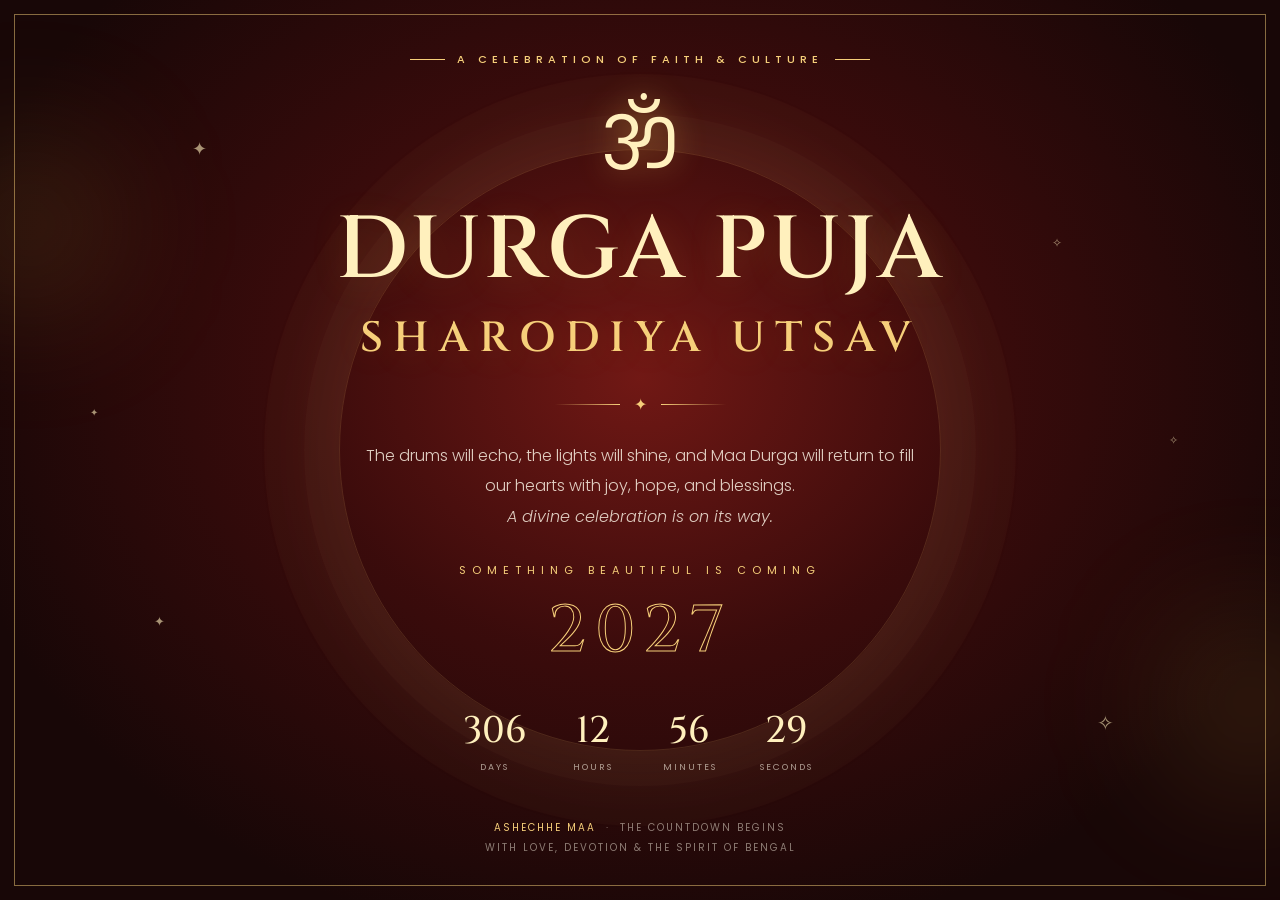
<file: pandels.html>
<!DOCTYPE html>
<html lang="en">
<head>
  <meta charset="UTF-8">
  <meta name="viewport" content="width=device-width, initial-scale=1.0">
  <meta name="theme-color" content="#180707">

  <title>Durga Puja 2027 | Coming Soon</title>

  <link rel="preconnect" href="https://fonts.googleapis.com">
  <link rel="preconnect" href="https://fonts.gstatic.com" crossorigin>
  <link href="https://fonts.googleapis.com/css2?family=Cinzel:wght@400;500;600;700&family=Poppins:wght@300;400;500;600&display=swap" rel="stylesheet">

  <style>
    :root {
      --gold: #f6cf7a;
      --gold-light: #fff0bd;
      --red: #9e1720;
      --dark: #180707;
      --cream: #fff8e9;
    }

    * {
      margin: 0;
      padding: 0;
      box-sizing: border-box;
    }

    html {
      scroll-behavior: smooth;
    }

    body {
      min-height: 100vh;
      color: var(--cream);
      background: var(--dark);
      font-family: "Poppins", sans-serif;
      overflow-x: hidden;
    }

    /* Background */

    .hero {
      position: relative;
      isolation: isolate;
      display: flex;
      flex-direction: column;
      align-items: center;
      justify-content: center;
      min-height: 100svh;
      padding: 40px 20px;
      text-align: center;
      overflow: hidden;
      background:
        radial-gradient(ellipse at 50% 42%,
          rgba(147, 31, 26, 0.72) 0%,
          rgba(64, 12, 12, 0.85) 38%,
          #180707 78%);
    }

    .hero::before {
      content: "";
      position: absolute;
      inset: 14px;
      border: 1px solid rgba(246, 207, 122, 0.5);
      pointer-events: none;
      z-index: -1;
    }

    .hero::after {
      content: "";
      position: absolute;
      width: min(600px, 90vw);
      aspect-ratio: 1;
      border: 1px solid rgba(246, 207, 122, 0.15);
      border-radius: 50%;
      box-shadow:
        0 0 0 35px rgba(246, 207, 122, 0.025),
        0 0 0 75px rgba(246, 207, 122, 0.025),
        0 0 100px rgba(246, 207, 122, 0.08);
      z-index: -1;
      animation: breathe 6s ease-in-out infinite;
    }

    .glow {
      position: absolute;
      width: 180px;
      height: 180px;
      border-radius: 50%;
      background: rgba(255, 179, 64, 0.12);
      filter: blur(65px);
      pointer-events: none;
    }

    .glow-left {
      top: 15%;
      left: -60px;
    }

    .glow-right {
      right: -60px;
      bottom: 12%;
    }

    /* Decorative stars */

    .stars {
      position: absolute;
      inset: 0;
      pointer-events: none;
      overflow: hidden;
    }

    .star {
      position: absolute;
      color: var(--gold-light);
      opacity: 0.6;
      animation: twinkle 3s ease-in-out infinite alternate;
    }

    .star:nth-child(1) { top: 15%; left: 15%; font-size: 18px; }
    .star:nth-child(2) { top: 26%; right: 17%; font-size: 12px; animation-delay: 1s; }
    .star:nth-child(3) { top: 68%; left: 12%; font-size: 13px; animation-delay: 1.5s; }
    .star:nth-child(4) { bottom: 18%; right: 13%; font-size: 20px; animation-delay: .5s; }
    .star:nth-child(5) { top: 45%; left: 7%; font-size: 10px; animation-delay: 2s; }
    .star:nth-child(6) { top: 48%; right: 8%; font-size: 11px; animation-delay: .8s; }

    /* Content */

    .content {
      width: 100%;
      max-width: 850px;
      animation: rise 1.1s ease both;
    }

    .eyebrow {
      display: inline-flex;
      align-items: center;
      gap: 12px;
      color: var(--gold);
      font-size: 11px;
      font-weight: 500;
      letter-spacing: 5px;
      text-transform: uppercase;
      margin-bottom: 27px;
    }

    .eyebrow::before,
    .eyebrow::after {
      content: "";
      width: 35px;
      height: 1px;
      background: var(--gold);
    }

    .symbol {
      font-size: clamp(52px, 9vw, 78px);
      line-height: 1.25;
      margin-bottom: 10px;
      color: var(--gold-light);
      text-shadow: 0 0 30px rgba(255, 192, 80, 0.45);
    }

    h1 {
      font-family: "Cinzel", serif;
      font-weight: 600;
      font-size: clamp(43px, 9vw, 88px);
      line-height: 1.12;
      letter-spacing: 3px;
      color: var(--gold-light);
      text-shadow: 0 5px 35px rgba(255, 184, 62, 0.15);
    }

    h1 span {
      display: block;
      color: var(--gold);
      font-size: 0.48em;
      letter-spacing: 10px;
      margin-top: 14px;
    }

    .divider {
      display: flex;
      align-items: center;
      justify-content: center;
      gap: 14px;
      margin: 30px auto 24px;
    }

    .divider::before,
    .divider::after {
      content: "";
      width: 65px;
      height: 1px;
      background: linear-gradient(90deg, transparent, var(--gold));
    }

    .divider::after {
      transform: rotate(180deg);
    }

    .divider span {
      color: var(--gold);
      font-size: 16px;
    }

    .subtitle {
      font-size: clamp(13px, 2.4vw, 16px);
      line-height: 1.9;
      font-weight: 300;
      color: rgba(255, 248, 233, 0.82);
      max-width: 560px;
      margin: 0 auto;
    }

    .coming {
      margin-top: 30px;
      font-size: 11px;
      letter-spacing: 6px;
      color: var(--gold);
      text-transform: uppercase;
    }

    .year {
      font-family: "Cinzel", serif;
      font-size: clamp(42px, 8vw, 66px);
      letter-spacing: 9px;
      font-weight: 500;
      margin-top: 8px;
      color: transparent;
      -webkit-text-stroke: 1px var(--gold);
    }

    /* Countdown */

    .countdown {
      display: flex;
      justify-content: center;
      gap: clamp(12px, 4vw, 35px);
      margin: 30px auto 0;
    }

    .time-box {
      min-width: 62px;
    }

    .time-box strong {
      display: block;
      color: var(--gold-light);
      font-family: "Cinzel", serif;
      font-size: clamp(25px, 5vw, 37px);
      font-weight: 500;
    }

    .time-box span {
      display: block;
      color: rgba(255, 248, 233, 0.6);
      font-size: 9px;
      letter-spacing: 2px;
      margin-top: 5px;
    }

    .footer {
      margin-top: 44px;
      font-size: 10px;
      letter-spacing: 2px;
      line-height: 2;
      color: rgba(255, 248, 233, 0.48);
    }

    .footer b {
      color: var(--gold);
      font-weight: 400;
    }

    @keyframes twinkle {
      from { opacity: 0.25; transform: scale(0.8); }
      to { opacity: 0.9; transform: scale(1.2); }
    }

    @keyframes breathe {
      0%, 100% { transform: scale(1); opacity: 0.6; }
      50% { transform: scale(1.04); opacity: 1; }
    }

    @keyframes rise {
      from { opacity: 0; transform: translateY(25px); }
      to { opacity: 1; transform: translateY(0); }
    }

    @media (max-width: 480px) {
      .hero {
        padding: 35px 22px;
      }

      .hero::before {
        inset: 9px;
      }

      .eyebrow {
        font-size: 9px;
        letter-spacing: 3px;
        gap: 8px;
      }

      .eyebrow::before,
      .eyebrow::after {
        width: 20px;
      }

      h1 {
        letter-spacing: 1px;
      }

      h1 span {
        letter-spacing: 6px;
      }

      .coming {
        letter-spacing: 4px;
      }

      .year {
        letter-spacing: 6px;
      }

      .countdown {
        gap: 10px;
      }

      .time-box {
        min-width: 54px;
      }

      .time-box span {
        font-size: 8px;
        letter-spacing: 1px;
      }

      .footer {
        margin-top: 35px;
        font-size: 9px;
      }
    }

    @media (prefers-reduced-motion: reduce) {
      *, *::before, *::after {
        animation: none !important;
        scroll-behavior: auto !important;
      }
    }
  </style>
</head>

<body>
  <main class="hero">
    <div class="glow glow-left"></div>
    <div class="glow glow-right"></div>

    <div class="stars" aria-hidden="true">
      <span class="star">✦</span>
      <span class="star">✧</span>
      <span class="star">✦</span>
      <span class="star">✧</span>
      <span class="star">✦</span>
      <span class="star">✧</span>
    </div>

    <section class="content">
      <div class="eyebrow">A Celebration of Faith &amp; Culture</div>

      <div class="symbol" aria-hidden="true">ॐ</div>

      <h1>
        DURGA PUJA
        <span>SHARODIYA UTSAV</span>
      </h1>

      <div class="divider"><span>✦</span></div>

      <p class="subtitle">
        The drums will echo, the lights will shine, and Maa Durga
        will return to fill our hearts with joy, hope, and blessings.
        <br>
        <em>A divine celebration is on its way.</em>
      </p>

      <p class="coming">Something Beautiful Is Coming</p>
      <div class="year">2027</div>

      <div class="countdown" aria-label="Countdown to Durga Puja">
        <div class="time-box">
          <strong id="days">000</strong>
          <span>DAYS</span>
        </div>
        <div class="time-box">
          <strong id="hours">00</strong>
          <span>HOURS</span>
        </div>
        <div class="time-box">
          <strong id="minutes">00</strong>
          <span>MINUTES</span>
        </div>
        <div class="time-box">
          <strong id="seconds">00</strong>
          <span>SECONDS</span>
        </div>
      </div>

      <footer class="footer">
        <b>ASHECHHE MAA</b> &nbsp;·&nbsp; THE COUNTDOWN BEGINS
        <br>
        WITH LOVE, DEVOTION &amp; THE SPIRIT OF BENGAL
      </footer>
    </section>
  </main>

  <script>
    // Update this date to the main puja opening date in your location.
    // Format: YYYY-MM-DDTHH:MM:SS+05:30
    const pujaDate = new Date("2027-10-08T00:00:00+05:30").getTime();

    const elements = {
      days: document.getElementById("days"),
      hours: document.getElementById("hours"),
      minutes: document.getElementById("minutes"),
      seconds: document.getElementById("seconds")
    };

    function updateCountdown() {
      const remaining = pujaDate - Date.now();

      if (remaining <= 0) {
        Object.values(elements).forEach(el => el.textContent = "00");
        document.querySelector(".coming").textContent =
          "The Celebration Has Begun";
        return;
      }

      elements.days.textContent =
        String(Math.floor(remaining / 86400000)).padStart(3, "0");

      elements.hours.textContent =
        String(Math.floor((remaining % 86400000) / 3600000)).padStart(2, "0");

      elements.minutes.textContent =
        String(Math.floor((remaining % 3600000) / 60000)).padStart(2, "0");

      elements.seconds.textContent =
        String(Math.floor((remaining % 60000) / 1000)).padStart(2, "0");
    }

    updateCountdown();
    setInterval(updateCountdown, 1000);
  </script>
</body>
</html>
</file>
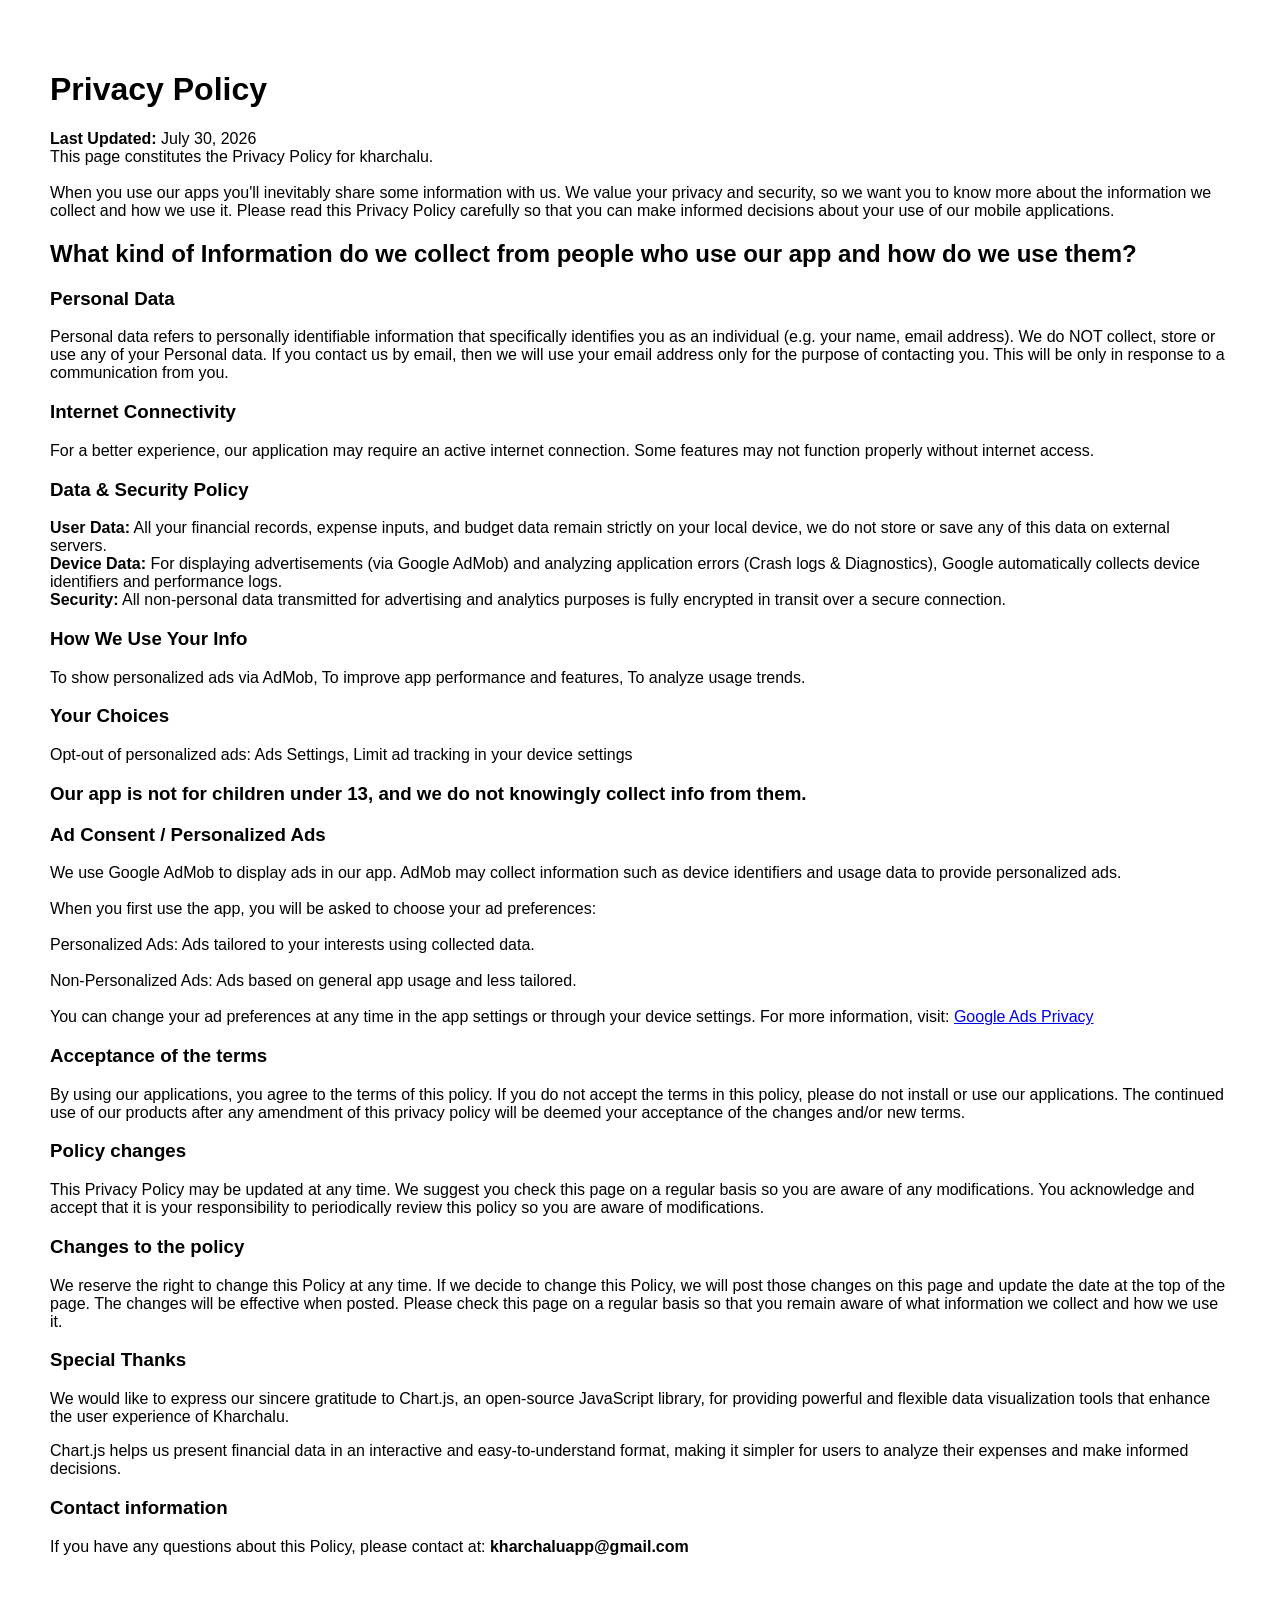
<file: privacy-policy.html>
<!DOCTYPE html>
<html lang="en">

<head>
  <meta charset="UTF-8" />
 <meta name="keywords"/>

  <title>Kharchalu - Privacy Policy</title>
  <link rel="stylesheet" href="index.css" />
  <link rel="icon" href="app-logo.png" type="image/png">
</head>

<body style="padding: 50px;">

<h1>Privacy Policy</h1>
<b>Last Updated:</b> July 30, 2026<br>

This page constitutes the Privacy Policy for kharchalu.<br><br>

When you use our apps you'll inevitably share some information with us. We value your privacy and security, so we want you to know more about the information we collect and how we use it. Please read this Privacy Policy carefully so that you can make informed decisions about your use of our mobile applications.


<h2> What kind of Information do we collect from people who use our app and how do we use them? </h2>
<h3> Personal Data </h3>
<p> Personal data refers to personally identifiable information that specifically identifies you as an individual (e.g. your name, email address). We do NOT collect, store or use any of your Personal data. If you contact us by email, then we will use your email address only for the purpose of contacting you. This will be only in response to a communication from you.
</p>

<h3>Internet Connectivity</h3>
<p>
For a better experience, our application may require an active internet connection.
Some features may not function properly without internet access.
</p>

<h3>Data & Security Policy</h3>
<b>User Data:</b> All your financial records, expense inputs, and budget data remain strictly on your local device, we do not store or save any of this data on external servers. <br>
<b>Device Data:</b> For displaying advertisements (via Google AdMob) and analyzing application errors (Crash logs & Diagnostics), Google automatically collects device identifiers and performance logs. <br>
<b>Security:</b> All non-personal data transmitted for advertising and analytics purposes is fully encrypted in transit over a secure connection. <br>

<h3>
  How We Use Your Info
</h3>
  To show personalized ads via AdMob, To improve app performance and features, To analyze usage trends.

  <h3>
    Your Choices</h3>
  Opt-out of personalized ads: Ads Settings, Limit ad tracking in your device settings

  <h3>
    Our app is not for children under 13, and we do not knowingly collect info from them.
  </h3>

  <h3>
    Ad Consent / Personalized Ads
  </h3>
  We use Google AdMob to display ads in our app. AdMob may collect information such as device identifiers and usage data to provide personalized ads.<br><br>
  When you first use the app, you will be asked to choose your ad preferences:<br><br>

Personalized Ads: Ads tailored to your interests using collected data.<br><br>

Non-Personalized Ads: Ads based on general app usage and less tailored.<br><br>

You can change your ad preferences at any time in the app settings or through your device settings. For more information, visit: <a href="https://policies.google.com/technologies/ads">Google Ads Privacy </a><br>
  
<h3>Acceptance of the terms</h3>
By using our applications, you agree to the terms of this policy. If you do not accept the terms in this policy, please do not install or use our applications. The continued use of our products after any amendment of this privacy policy will be deemed your acceptance of the changes and/or new terms.


<h3>Policy changes</h3>
This Privacy Policy may be updated at any time. We suggest you check this page on a regular basis so you are aware of any modifications. You acknowledge and accept that it is your responsibility to periodically review this policy so you are aware of modifications.


<h3>Changes to the policy</h3>
We reserve the right to change this Policy at any time. If we decide to change this Policy, we will post those changes on this page and update the date at the top of the page. The changes will be effective when posted. Please check this page on a regular basis so that you remain aware of what information we collect and how we use it.

<h3>Special Thanks</h3>
<p>
We would like to express our sincere gratitude to Chart.js, an open-source JavaScript library,
for providing powerful and flexible data visualization tools that enhance the user experience
of Kharchalu.
</p>

<p>
Chart.js helps us present financial data in an interactive and easy-to-understand format,
making it simpler for users to analyze their expenses and make informed decisions.
</p>

<h3>Contact information</h3>
If you have any questions about this Policy, please contact at: <b>kharchaluapp@gmail.com</b>




</body>
</html>
</file>
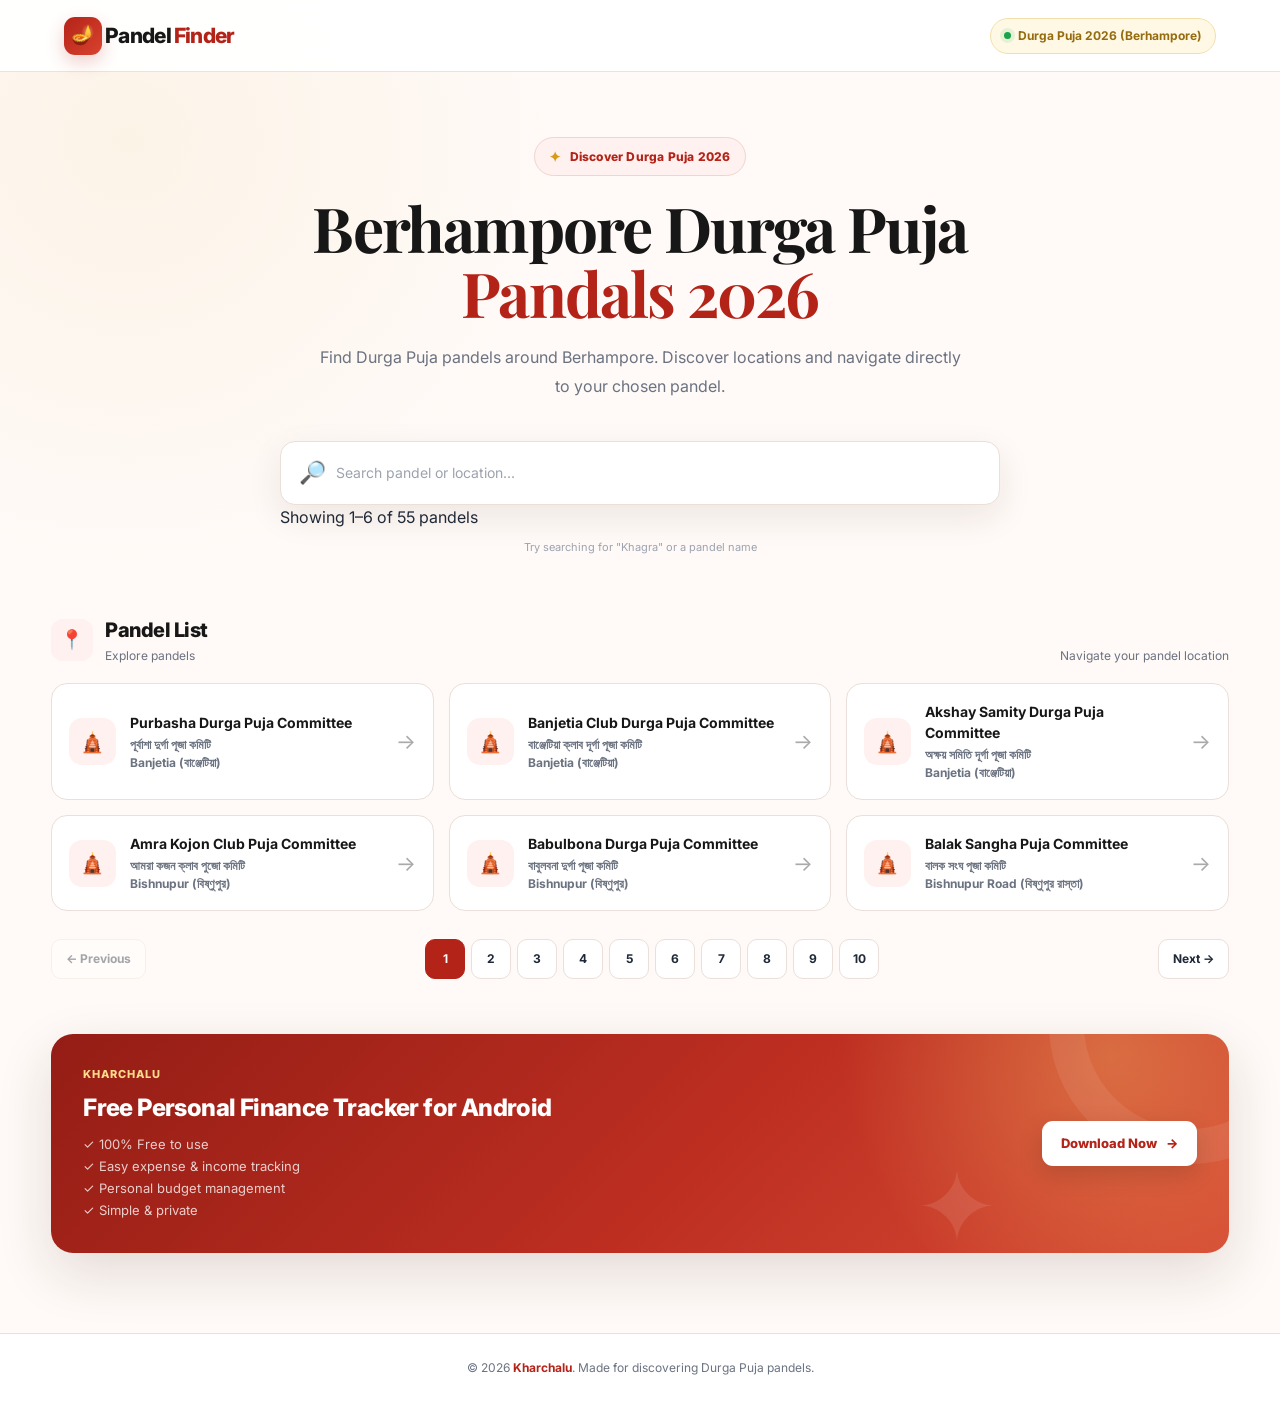
<file: x.html>
<!DOCTYPE html>
<html lang="en">

<head>
    <meta charset="UTF-8" />
    <meta name="viewport" content="width=device-width, initial-scale=1.0" />

    <meta name="description"
        content="Find Durga Puja pandals in Berhampore, Murshidabad. Explore pandal locations, search for your favourite pandals and plan your route with Kharchalu Pandel Finder." />

    <meta name="title" content="berhampore puja pandels">
    <meta name="keywords"
        content="berhampore puja pandels, berhampore puja pandals, berhampore puja pandals 2026, berhampore puja pandels 2026, top 10 berhampore puja pandels, top 10 murshidabad puja pandels, berhampore, berhampore durga puja pandels, durga puja pandels 2026, durga puja pandals 2026, durga puja 2026 date, best durga puja near me, best durga puja pandal near me, best durga puja pandal in kolkata 2026, best durga puja in west bengal, top 10 durga puja pandal in kolkata 2026, berhampore durga puja 2026, berhampore durga puja, durga puja 2026, Durga Puja pandal locations in Berhampore, Durga Puja pandal list Berhampore, Berhampore Durga Puja pandal 2026, Durga Puja pandals in Berhampore, Berhampore puja pandal location, Best Durga Puja pandals in Berhampore">
    <meta name="author" content="Kharchalu">
    <meta name="robots" content="index, follow">

    <title>Berhampore Durga Puja Pandals 2026 | Pandel Finder</title>

    <!-- Google Font -->
    <link rel="preconnect" href="https://fonts.googleapis.com" />
    <link rel="preconnect" href="https://fonts.gstatic.com" crossorigin />
    <link rel="canonical"
      href="https://www.kharchalu.com/pandels">

    <link
        href="https://fonts.googleapis.com/css2?family=Inter:wght@400;500;600;700;800&family=Playfair+Display:wght@600;700;800&display=swap"
        rel="stylesheet" />

    <style>
        /* =========================================================
       ROOT
    ========================================================= */

        :root {
            --primary: #b42318;
            --primary-dark: #8f1d14;
            --primary-light: #fff1ef;

            --gold: #d99a18;
            --gold-light: #fff8e5;

            --text: #1f2937;
            --heading: #171717;
            --muted: #6b7280;

            --border: #eadfd9;
            --background: #fffaf7;
            --surface: #ffffff;

            --shadow-sm: 0 4px 15px rgba(60, 25, 15, 0.06);
            --shadow-md: 0 12px 35px rgba(60, 25, 15, 0.09);
            --shadow-lg: 0 20px 55px rgba(60, 25, 15, 0.14);

            --radius-sm: 10px;
            --radius-md: 16px;
            --radius-lg: 22px;

            --container: 1180px;
        }

        .location-info span {
            display: block;
            font-weight: bolder;
            color: black;
        }

        /* =========================================================
       RESET
    ========================================================= */

        *,
        *::before,
        *::after {
            margin: 0;
            padding: 0;
            box-sizing: border-box;
        }

        html {
            scroll-behavior: smooth;
        }

        body {
            font-family: "Inter", sans-serif;
            background:
                radial-gradient(circle at 10% 10%,
                    rgba(217, 154, 24, 0.07),
                    transparent 25%),
                var(--background);
            color: var(--text);
            line-height: 1.5;
            min-height: 100vh;
        }

        button,
        input {
            font: inherit;
        }

        a {
            color: inherit;
        }

        /* =========================================================
       HEADER
    ========================================================= */

        .header {
            height: 72px;
            position: sticky;
            top: 0;
            z-index: 1000;

            display: flex;
            align-items: center;
            justify-content: space-between;

            padding: 0 5%;

            background: rgba(255, 255, 255, 0.94);
            backdrop-filter: blur(14px);

            border-bottom: 1px solid rgba(234, 223, 217, 0.9);
        }

        .logo {
            display: inline-flex;
            align-items: center;
            gap: 3px;

            text-decoration: none;
            color: var(--heading);

            font-size: 21px;
            font-weight: 800;
            letter-spacing: -0.7px;
        }

        .logo-icon {
            width: 38px;
            height: 38px;

            display: grid;
            place-items: center;

            border-radius: 11px;

            background:
                linear-gradient(135deg,
                    var(--primary),
                    #d9432f);

            color: white;
            font-size: 19px;

            box-shadow:
                0 7px 18px rgba(180, 35, 24, 0.22);
        }

        .logo span {
            color: var(--primary);
        }

        .header-badge {
            display: inline-flex;
            align-items: center;
            gap: 7px;

            padding: 8px 13px;

            border-radius: 50px;

            background: var(--gold-light);
            border: 1px solid #f2dfaa;

            color: #956b0d;

            font-size: 12px;
            font-weight: 700;
        }

        .live-dot {
            width: 7px;
            height: 7px;
            border-radius: 50%;
            background: #16a34a;

            box-shadow: 0 0 0 4px rgba(22, 163, 74, 0.1);
        }

        /* =========================================================
       MAIN CONTAINER
    ========================================================= */

        .container {
            width: min(var(--container), 92%);
            margin: 0 auto;
            padding: 65px 0 80px;
        }

        /* =========================================================
       HERO
    ========================================================= */

        .hero {
            max-width: 780px;
            margin: 0 auto 40px;
            text-align: center;
        }

        .hero-badge {
            display: inline-flex;
            align-items: center;
            gap: 8px;

            padding: 8px 14px;
            margin-bottom: 19px;

            border: 1px solid #f1d5cd;
            border-radius: 50px;

            background: var(--primary-light);
            color: var(--primary);

            font-size: 12px;
            font-weight: 800;
            letter-spacing: 0.2px;
        }

        .hero-badge-icon {
            color: var(--gold);
            font-size: 14px;
        }

        .hero h1 {
            font-family: "Playfair Display", serif;

            color: var(--heading);

            font-size: clamp(38px, 6vw, 62px);
            line-height: 1.05;

            letter-spacing: -1.8px;

            margin-bottom: 18px;
        }

        .hero h1 span {
            color: var(--primary);
        }

        .hero p {
            max-width: 650px;
            margin: 0 auto;

            color: var(--muted);

            font-size: 16px;
            line-height: 1.8;
        }

        /* =========================================================
       SEARCH
    ========================================================= */

        .search-wrapper {
            max-width: 720px;
            margin: 0 auto 60px;
        }

        .search-box {
            display: flex;
            align-items: center;

            padding: 7px;

            background: var(--surface);

            border: 1px solid var(--border);
            border-radius: 15px;

            box-shadow: var(--shadow-md);

            transition:
                border-color 0.2s ease,
                box-shadow 0.2s ease;
        }

        .search-box:focus-within {
            border-color: rgba(180, 35, 24, 0.4);

            box-shadow:
                0 0 0 4px rgba(180, 35, 24, 0.07),
                var(--shadow-md);
        }

        .search-icon {
            width: 48px;
            height: 48px;

            display: grid;
            place-items: center;

            color: var(--primary);

            font-size: 22px;
        }

        .search-box input {
            flex: 1;

            width: 100%;

            border: 0;
            outline: 0;

            background: transparent;

            color: var(--text);

            font-size: 14px;
        }

        .search-box input::placeholder {
            color: #9ca3af;
        }

        .search-hint {
            margin-top: 10px;

            text-align: center;

            color: #9ca3af;

            font-size: 11px;
        }

        /* =========================================================
       SECTION
    ========================================================= */

        .section {
            margin-bottom: 48px;
        }

        .section-header {
            display: flex;
            align-items: flex-end;
            justify-content: space-between;

            gap: 20px;

            margin-bottom: 18px;
        }

        .section-title {
            display: flex;
            align-items: center;
            gap: 12px;
        }

        .section-title-icon {
            width: 42px;
            height: 42px;

            display: grid;
            place-items: center;

            border-radius: 12px;

            background: var(--primary-light);

            color: var(--primary);

            font-size: 19px;
        }

        .section-title h2 {
            color: var(--heading);

            font-size: 20px;
            font-weight: 800;

            letter-spacing: -0.5px;
        }

        .section-title p {
            margin-top: 2px;

            color: var(--muted);

            font-size: 12px;
        }

        .section-header>p {
            color: var(--muted);
            font-size: 12px;
        }

        /* =========================================================
       LOCATION CARD
    ========================================================= */

        .location-list {
            display: grid;
            grid-template-columns: repeat(3, 1fr);
            gap: 15px;
        }

        .location-item {
            display: flex;
            align-items: center;
            gap: 14px;

            min-height: 90px;

            padding: 17px;

            background: var(--surface);

            border: 1px solid var(--border);
            border-radius: var(--radius-md);

            text-decoration: none;

            transition:
                transform 0.2s ease,
                border-color 0.2s ease,
                box-shadow 0.2s ease;
        }

        .location-item:hover {
            transform: translateY(-4px);

            border-color: #e4b9ae;

            box-shadow: var(--shadow-md);
        }

        .location-icon {
            width: 47px;
            height: 47px;

            flex: 0 0 47px;

            display: grid;
            place-items: center;

            border-radius: 13px;

            background: var(--primary-light);

            color: var(--primary);

            font-size: 20px;
        }

        .location-info {
            min-width: 0;
            flex: 1;
        }

        .location-info h3 {
            margin-bottom: 3px;

            color: var(--heading);

            font-size: 14px;
            font-weight: 700;
        }

        .location-info span {
            color: var(--muted);
            font-size: 12px;
        }

        .arrow {
            color: #aaa;

            font-size: 21px;

            transition:
                transform 0.2s ease,
                color 0.2s ease;
        }

        .location-item:hover .arrow {
            color: var(--primary);
            transform: translateX(4px);
        }

        /* =========================================================
       MAP CTA
    ========================================================= */

        .map-banner {
            position: relative;
            overflow: hidden;

            display: flex;
            align-items: center;
            justify-content: space-between;

            gap: 30px;

            margin-top: 55px;
            padding: 32px;

            border-radius: var(--radius-lg);

            color: white;

            background:
                radial-gradient(circle at 90% 10%,
                    rgba(255, 220, 120, 0.3),
                    transparent 25%),
                linear-gradient(135deg,
                    #941d15 0%,
                    #bd2e21 55%,
                    #d64b34 100%);

            box-shadow: var(--shadow-lg);
        }

        .map-banner::before {
            content: "";

            position: absolute;

            width: 280px;
            height: 280px;

            right: -100px;
            top: -150px;

            border: 35px solid rgba(255, 255, 255, 0.08);

            border-radius: 50%;
        }

        .map-banner::after {
            content: "✦";

            position: absolute;

            right: 230px;
            bottom: -28px;

            color: rgba(255, 255, 255, 0.1);

            font-size: 100px;
        }

        .map-banner-content {
            position: relative;
            z-index: 1;
        }

        .map-banner-content small {
            display: block;

            margin-bottom: 7px;

            color: #ffd98c;

            font-size: 11px;
            font-weight: 800;

            text-transform: uppercase;
            letter-spacing: 1px;
        }

        .map-banner h2 {
            margin-bottom: 7px;

            font-size: 24px;
            font-weight: 800;

            letter-spacing: -0.6px;
        }

        .map-banner p {
            max-width: 570px;

            color: rgba(255, 255, 255, 0.78);

            font-size: 13px;
            line-height: 1.7;
        }

        .map-button {
            position: relative;
            z-index: 2;

            display: inline-flex;
            align-items: center;
            justify-content: center;
            gap: 9px;

            min-width: 145px;

            border: 0;
            border-radius: 11px;

            padding: 13px 19px;

            background: white;
            color: var(--primary);

            font-size: 13px;
            font-weight: 800;

            cursor: pointer;

            box-shadow: 0 8px 25px rgba(0, 0, 0, 0.15);

            transition:
                transform 0.2s ease,
                box-shadow 0.2s ease;
        }

        .map-button:hover {
            transform: translateY(-3px);

            box-shadow:
                0 12px 30px rgba(0, 0, 0, 0.2);
        }

        /* =========================================================
       EMPTY SEARCH STATE
    ========================================================= */

        .no-results {
            grid-column: 1 / -1;

            padding: 35px 20px;

            text-align: center;

            background: white;

            border: 1px dashed var(--border);
            border-radius: var(--radius-md);

            color: var(--muted);

            font-size: 13px;
        }

        .no-results-icon {
            display: block;

            margin-bottom: 8px;

            font-size: 28px;
        }

        .hidden {
            display: none !important;
        }

        /* =========================================================
       FOOTER
    ========================================================= */

        .footer {
            padding: 25px 5%;

            border-top: 1px solid var(--border);

            background: white;

            text-align: center;

            color: var(--muted);

            font-size: 12px;
        }

        .footer strong {
            color: var(--primary);
        }

        /* =========================================================
       RESPONSIVE
    ========================================================= */

        @media (max-width: 900px) {
            .location-list {
                grid-template-columns: repeat(2, 1fr);
            }

            .container {
                padding-top: 50px;
            }
        }

        @media (max-width: 650px) {
            .header {
                height: 66px;
                padding: 0 4%;
            }

            .logo {
                font-size: 18px;
            }

            .logo-icon {
                width: 34px;
                height: 34px;
                font-size: 16px;
            }

            .header-badge {
                padding: 7px 10px;
                font-size: 10px;
            }

            .container {
                width: 92%;
                padding: 42px 0 55px;
            }

            .hero {
                margin-bottom: 30px;
            }

            .hero h1 {
                font-size: 38px;
                letter-spacing: -1px;
            }

            .hero p {
                font-size: 14px;
            }

            .search-wrapper {
                margin-bottom: 45px;
            }

            .search-box {
                border-radius: 13px;
            }

            .search-hint {
                display: none;
            }

            .section {
                margin-bottom: 38px;
            }

            .section-header {
                display: block;
                margin-bottom: 14px;
            }

            .section-header>p {
                margin-top: 7px;
                margin-left: 54px;
            }

            .location-list {
                grid-template-columns: 1fr;
            }

            .map-banner {
                display: block;
                padding: 25px;
                margin-top: 35px;
            }

            .map-banner h2 {
                font-size: 21px;
            }

            .map-button {
                width: 100%;
                margin-top: 20px;
            }
        }

        @media (max-width: 400px) {
            .header-badge {
                display: none;
            }

            .hero h1 {
                font-size: 34px;
            }

            .section-title h2 {
                font-size: 18px;
            }
        }

        /* =========================================================
       REDUCED MOTION
    ========================================================= */

        @media (prefers-reduced-motion: reduce) {
            html {
                scroll-behavior: auto;
            }

            *,
            *::before,
            *::after {
                transition: none !important;
            }
        }

        /* =========================================================
   VISITED BUTTON
========================================================= */

        .visited-btn {
            flex-shrink: 0;

            display: inline-flex;
            align-items: center;
            gap: 6px;

            border: 1px solid #e5e7eb;
            border-radius: 50px;

            padding: 7px 10px;

            background: #fff;
            color: #9ca3af;

            font-size: 11px;
            font-weight: 700;

            cursor: pointer;

            transition:
                background 0.2s ease,
                border-color 0.2s ease,
                color 0.2s ease,
                transform 0.2s ease;
        }

        .visited-btn .tick {
            width: 18px;
            height: 18px;

            display: grid;
            place-items: center;

            border: 1px solid #d1d5db;
            border-radius: 50%;

            font-size: 11px;

            transition:
                background 0.2s ease,
                border-color 0.2s ease,
                color 0.2s ease;
        }

        .visited-btn:hover {
            border-color: #16a34a;
            color: #16a34a;
        }

        /* Visited state */

        .location-item.visited .visited-btn {
            background: #ecfdf3;
            border-color: #86efac;
            color: #15803d;
        }

        .location-item.visited .visited-btn .tick {
            background: #16a34a;
            border-color: #16a34a;
            color: white;
        }

        /* Slightly dim visited card */

        .location-item.visited {
            background: #fcfffd;
            border-color: #d1fae5;
        }

        .location-item.visited .location-info h3 {
            color: #166534;
        }

        /* Mobile */

        @media (max-width: 650px) {
            .visited-btn {
                padding: 6px;
            }

            .visited-btn .visited-text {
                display: none;
            }
        }

        /* =========================================================
   PAGINATION
========================================================= */

        .pagination {
            display: flex;
            align-items: center;
            justify-content: space-between;
            gap: 8px;

            margin-top: 28px;
        }

        .page-numbers {
            display: flex;
            align-items: center;
            gap: 6px;
        }

        .page-btn,
        .page-number {
            min-width: 40px;
            height: 40px;

            display: inline-flex;
            align-items: center;
            justify-content: center;

            border: 1px solid var(--border);
            border-radius: 10px;

            background: white;
            color: var(--text);

            font-size: 12px;
            font-weight: 700;

            cursor: pointer;

            transition:
                background 0.2s ease,
                border-color 0.2s ease,
                color 0.2s ease,
                transform 0.2s ease;
        }

        .page-btn {
            padding: 0 14px;
        }

        .page-btn:hover:not(:disabled),
        .page-number:hover {
            border-color: var(--primary);
            color: var(--primary);

            transform: translateY(-1px);
        }

        .page-number.active {
            background: var(--primary);
            border-color: var(--primary);
            color: white;
        }

        .page-btn:disabled {
            opacity: 0.4;
            cursor: not-allowed;
        }

        .page-dots {
            min-width: 30px;

            display: inline-flex;
            justify-content: center;

            color: var(--muted);
            font-size: 13px;
        }

        /* Mobile */

        @media (max-width: 480px) {

  .pagination {
    display: flex;
    justify-content: space-between;
    width: 100%;
    gap: 6px;
  }

  .page-btn {
    height: 38px;
    padding: 0 10px;

    font-size: 11px;
    white-space: nowrap;

    flex-shrink: 0;
  }

  .page-numbers {
    display: flex;
    gap: 3px;

    /* overflow: hidden; */
    overflow-x: auto;
  }

  .page-number {
    min-width: 34px;
    height: 36px;
    padding: 0 8px;

    flex-shrink: 0;
  }

}


    </style>
</head>

<body>

    <!-- =======================================================
       HEADER
  ======================================================== -->

    <header class="header">

        <a href="index.html" class="logo" aria-label="Pandel Finder Home">
            <span class="logo-icon">🪔</span>
            Pandel<span>Finder</span>
        </a>

        <div class="header-badge">
            <span class="live-dot"></span>
            Durga Puja 2026 (Berhampore)
        </div>

    </header>


    <!-- =======================================================
       MAIN
  ======================================================== -->

    <main class="container">

        <!-- Hero -->

        <section class="hero">

            <div class="hero-badge">
                <span class="hero-badge-icon">✦</span>
                Discover Durga Puja 2026
            </div>

            <h1>
                Berhampore Durga Puja 
                <span>Pandals 2026</span>
            </h1>

            <p>
                Find Durga Puja pandels around Berhampore.
                Discover locations and navigate directly to your chosen pandel.
            </p>

        </section>


        <!-- Search -->

        <div class="search-wrapper">

            <div class="search-box">

                <div class="search-icon" aria-hidden="true">
                    🔎
                </div>

                <input type="search" id="searchInput" placeholder="Search pandel or location..." autocomplete="off"
                    aria-label="Search pandels and locations" />

            </div>

            <p class="result-count" id="resultCount"></p>

            <p class="search-hint">
                Try searching for "Khagra" or a pandel name
            </p>

        </div>


        <!-- =====================================================
         LOCATIONS
    ====================================================== -->

        <section class="section" aria-labelledby="locations-title">

            <div class="section-header">

                <div class="section-title">

                    <div class="section-title-icon">
                        📍
                    </div>

                    <div>
                        <h2 id="locations-title">
                            Pandel List
                        </h2>

                        <p>
                            Explore pandels
                        </p>
                    </div>

                </div>

                <p>
                    Navigate your pandel location
                </p>

            </div>


            <!-- <div class="location-list" id="locationList">

                <a href="map.html?location=Berhampore" class="location-item searchable"
                    data-search="berhampore berhampore baharampur murshidabad west bengal"
                    aria-label="View Durga Puja pandels in Berhampore, Murshidabad">

                    <div class="location-icon">
                        🛕
                    </div>

                    <div class="location-info">

                        <h3>
                            Babulbona Sarbojonin Durga Utsav
                        </h3>

                        <span>
                            Khagra, Sonapatti, Berhampore, West Bengal, 742103
                        </span>

                    </div>


                    <div class="arrow" aria-hidden="true">
                        →
                    </div>

                </a>

                <a href="map.html?location=Kandi" class="location-item searchable"
                    data-search="kandi murshidabad west bengal">
                    <div class="location-icon">🛕</div>

                    <div class="location-info">
                        <h3>Swargadham Sevak Sangha</h3>
                        <span>Gorabazar, Berhampore, West Bengal, 742101</span>
                    </div>
                    <div class="arrow">→</div>
                </a>

            </div> -->

            <div class="location-list" id="locationList"></div>

            <!-- Pagination -->
            <nav class="pagination" aria-label="Location list pagination">
                <button type="button" class="page-btn" id="prevBtn">
                    ← Previous
                </button>

                <div class="page-numbers" id="pageNumbers"></div>

                <button type="button" class="page-btn" id="nextBtn">
                    Next →
                </button>
            </nav>

        </section>


        <!-- =====================================================
         MAP CTA
    ====================================================== -->

        <section class="map-banner">
            <div class="map-banner-content">

                <small>
                    Kharchalu
                </small>

                <h2>
                    Free Personal Finance Tracker for Android
                </h2>

                <p>
                    ✓ 100% Free to use<br>
                    ✓ Easy expense & income tracking<br>
                    ✓ Personal budget management<br>
                    ✓ Simple & private
                </p>

            </div>
            <a href="https://play.google.com/store/apps/details?id=io.com.kharchalu" target="_blank">
                <button type="button" class="map-button">
                    Download Now
                    <span>→</span>
                </button>
            </a>
        </section>

    </main>


    <!-- =======================================================
       FOOTER
  ======================================================== -->

    <footer class="footer">

        <p>
            © 2026 <strong>Kharchalu</strong>.
            Made for discovering Durga Puja pandels.
        </p>

    </footer>

<script src="./pandels.js"></script>
<script src="./script.js"></script>
<script>
    navigator.geolocation.getCurrentPosition(
        () => {},
        () => {}
    );
</script>
</body>

</html>
</file>
<file: index.css>
html {
  scroll-behavior: smooth;
}

body {
  margin: 0;
  background-color: white;
  font-family: Arial, sans-serif;
}

.about-section {
  background-color: #f9f9f9;
  padding: 80px 20px;
  font-family: 'Segoe UI', sans-serif;
}

.card-overlay {
  /* position: relative; */
  /* top: 0;
  left: 0;
  width: 100%;
  height: 100%;
  background-color: rgba(0, 0, 0, 0.6); /* Semi-transparent overlay */
  /* display: flex;
  justify-content: center;
  align-items: center;
  z-index: 10; */
  position: fixed;
  width: 100%;
  height: 100%;
  border-radius: 10px;
  box-shadow: 0 4px 12px rgba(0, 0, 0, 0.15);
  background-color: rgba(0, 0, 0, 0.6);
  opacity: 100%;
  overflow: show;
  display: flex;
  align-items: center;
  justify-content: center;
}
.coming-soon {
  font-style: italic;
  color: yellow;
  font-weight: bold;
  font-size: smaller;
}

.overlay-message {
  color: White;
  font-size: 2rem;
  font-weight: bolder;
  text-align: center;
  padding: 10px;
  font-style: italic;
}

.about-container {
  max-width: 1100px;
  margin: 0 auto;
  display: flex;
  flex-wrap: wrap;
  gap: 40px;
  align-items: center;
}

.about-text {
  flex: 1 1 500px;
}

.about-text h2 {
  font-size: 2.5rem;
  margin-bottom: 20px;
  color: #222;
}

.about-text p {
  font-size: 1.1rem;
  line-height: 1.8;
  color: #555;
  margin-bottom: 15px;
}

.about-image {
  flex: 1 1 400px;
  text-align: center;
}

.about-image img {
  max-width: 100%;
  height: auto;
  border-radius: 8px;
  box-shadow: 0 10px 30px rgba(0, 0, 0, 0.1);
}

.growth-section {
  background-color: #fff;
  padding: 10px 10px;
  font-family: 'Segoe UI', sans-serif;
  color: #333;
}

.growth-container {
  max-width: 1000px;
  margin: 0 auto;
}

.growth-container h2 {
  text-align: center;
  font-size: 2.5rem;
  margin-bottom: 50px;
}

.growth-timeline {
  list-style: none;
  padding: 0;
  border-left: 3px solid #007bff;
  position: relative;
}

.growth-timeline li {
  position: relative;
  padding-left: 30px;
  margin-bottom: 40px;
}

.growth-timeline .year {
  position: absolute;
  left: -70px;
  top: 0;
  font-weight: bold;
  color: #007bff;
  font-size: 1.2rem;
}

.growth-detail h3 {
  margin: 0;
  font-size: 1.4rem;
  color: #222;
}

.growth-detail p {
  margin: 5px 0 0 0;
  color: #555;
  line-height: 1.6;
}

/* Responsive for mobile */
@media (max-width: 600px) {
  .growth-timeline {
    border-left: none;
  }

  .growth-timeline .year {
    position: static;
    display: block;
    margin-bottom: 10px;
    font-size: 1.1rem;
  }

  .growth-timeline li {
    padding-left: 0;
  }
}

.modal {
  display: none;
  position: fixed;
  z-index: 999;
  left: 0;
  top: 0;
  width: 100%;
  height: 100%;
  overflow: auto;
  background-color: rgba(0, 0, 0, 0.5);
}

.modal-content {
  background-color: #fff;
  margin: 5% auto;
  padding: 0;
  border: 1px solid #888;
  width: 80%;
  max-width: 700px;
  height: 80%;
  position: relative;
  overflow-x: auto;
  /* white-space: nowrap;  */
}

.close {
  color: #aaa;
  position: absolute;
  top: 10px;
  right: 20px;
  font-size: 28px;
  font-weight: bold;
  cursor: pointer;
  z-index: 1000;
}

iframe {
  width: 100%;
  height: 100%;
  border: none;
}

/* Submenu */
.submenu {
  display: none;
  position: absolute;
  left: 100%;
  top: 0;
  margin-left: 10px;
  background-color: white;
  border: 1px solid #ddd;
  padding: 10px;
  z-index: 10;
  box-shadow: 0 2px 6px rgba(0, 0, 0, 0.1);
  min-width: 160px;
}

.has-submenu:hover .submenu {
  display: block;
}

.submenu li {
  margin: 0;
}

.submenu a {
  color: #333;
  display: block;
  padding: 5px 0;
}

.submenu a:hover {
  color: #0073e6;
}

#modal-body {
  padding: 20px 20px;
}

/* Navbar */
.navbar {
  position: sticky;
  top: 0;
  background-color: #00008B;
  color: white;
  padding: 10px 30px;
  display: flex;
  align-items: center;
  justify-content: space-between;
  z-index: 1000;
  transition: background-color 0.3s, color 0.3s;
}

.navbar.scrolled {
  background-color: #f0f0f0;
  color: red;
}

.nav {
  list-style: none;
  display: flex;
  gap: 30px;
}

.nav li {
  position: relative;
}

.nav a {
  color: white;
  text-decoration: none;
  padding: 8px 0;
  display: block;
  font-size: 1rem;
  transition: color 0.3s;
}

.nav,
.sub-nav {
  list-style: none;
  /* Removes bullets */
  padding: 0;
  margin: 0;
}

.nav a:hover {
  color: #FFD700;
  /* Gold hover */
}

/* Sub-navigation styles */
.sub-nav {
  display: none;
  position: absolute;
  top: 100%;
  left: 0;
  background-color: #1a1aa6;
  min-width: 180px;
  border-radius: 4px;
  overflow: hidden;
  box-shadow: 0 8px 16px rgba(0, 0, 0, 0.2);
  z-index: 999;
}

.sub-nav li a {
  padding: 12px 16px;
  font-size: 0.95rem;
  color: white;
  transition: background 0.3s;
}

.sub-nav li a:hover {
  background-color: #000066;
}

/* Show sub-nav on hover */
.has-subnav:hover .sub-nav {
  display: block;
}

.logo {
  font-size: 24px;
  font-weight: bold;
  color: white;
  letter-spacing: 1px;
  font-family: 'Helvetica Neue', sans-serif;
  transition: color 0.3s;
}

.navbar.scrolled .logo {
  color: black;
}

.nav-links {
  display: flex;
  gap: 20px;
}

.nav-links a {
  color: white;
  text-decoration: none;
  padding: 8px 12px;
  font-family: serif;
  font-size: 18px;
  transition: color 0.3s;
}

.navbar.scrolled a {
  color: black;
}

.customer-tag {
  font-size: 30px;
  font-family: system-ui;
  margin-bottom: 0px;
}

.nav-links a:hover {
  background-color: #00008B;
  border-radius: 10px;
}

.navbar.scrolled .nav-links a:hover {
  background-color: #f0f0f0;
}

/* Main content layout */
.content {
  display: flex;
  flex-wrap: wrap;
  padding: 35px 10%;
  background-color: #00008B;
  color: white;
  justify-content: space-between;
}

.slogan {
  max-width: 500px;
  display: flex;
  flex-direction: column;
  gap: 16px;
}

/* Typing text */
.typing {
  width: 0;
  overflow: hidden;
  white-space: nowrap;
  font-family: "Agbalumo", system-ui;
  font-size: 43px;
  /* border-right: 2px solid white; */
}
.timeline-story {
  font-family: "Agbalumo", system-ui;
  font-size: 43px;
  color: black;
}
.timeline-tags {
  font-family: "Agbalumo", system-ui;
  font-size: 20px;
  font-weight: bolder;
}
.about-us-text {
  font-family: "Agbalumo", system-ui;
}

/* First line */
.typing.first {
  animation: typing1 2s steps(26, end) forwards;
}

/* Remove cursor from first line after typing */
.typing.first::after {
  content: '';
  animation: hide-cursor 0s forwards;
  animation-delay: 2s;
}

/* Second line */
.typing.second {
  animation: typing2 2s steps(24, end) 2.1s forwards, blink 0.75s step-end infinite 4.2s;
}

/* Typing animations */
@keyframes typing1 {
  from {
    width: 0
  }

  to {
    width: 28ch
  }
}

@keyframes typing2 {
  from {
    width: 0
  }

  to {
    width: 24ch
  }
}

@keyframes blink {
  50% {
    border-color: transparent;
  }
}

@keyframes hide-cursor {
  to {
    border-right: none;
  }
}

/* Button */
.custom-button {
  background-color: #FF2400;
  color: white;
  padding: 12px 24px;
  font-size: 16px;
  border: none;
  border-radius: 20px;
  cursor: pointer;
  transition: background-color 0.3s ease, transform 0.2s ease;
  width: 150px;
}

.custom-button:hover {
  background-color: #e02000;
  transform: scale(1.05);
}

/* Right-side image */
.content-image {
  max-width: 450px;
  flex-shrink: 0;
}

.content-image img {
  width: 100%;
  height: auto;
  border-radius: 8px;
}

/* Responsive styles */
@media (max-width: 768px) {
  .content {
    flex-direction: column;
    align-items: flex-start;
    text-align: left;
    padding: 20px;
  }

  .typing {
    font-size: 28px;
  }

  .content-image {
    width: 100%;
    max-width: none;
    margin-top: 20px;
  }
}

.carousel-container {
  overflow: hidden;
  background-color: #00008B;
  /* border: 1px solid #ddd; */
  padding: 10px 0;
  font-family: sans-serif;
  white-space: nowrap;
  position: relative;
}

.carousel-track {
  display: inline-block;
  padding-left: 100%;
  animation: scroll 20s linear infinite;
}

.rating-text {
  font-weight: bolder;
}

.carousel-item {
  display: inline-block;
  margin-right: 50px;
  font-size: 18px;
  color: #333;
}

@keyframes scroll {
  0% {
    transform: translateX(0%);
  }

  100% {
    transform: translateX(-100%);
  }
}

/* Carousel track with animation */

/* Individual rating items */
.carousel-item {
  /* height: 24px; */
  padding: 12px 20px;
  font-size: 16px;
  color: #fff;
}

/* Animation to scroll items */
@keyframes scrollRatings {
  0% {
    transform: translateY(0%);
  }

  33% {
    transform: translateY(-100%);
  }

  66% {
    transform: translateY(-200%);
  }

  100% {
    transform: translateY(0%);
  }
}


section {
  display: flex;
  flex-direction: column;
  align-items: center;
  text-align: center;
}

.section-content {
  max-width: 700px;
  margin: 0 auto;
}

/* Card features section */
.features {
  background-color: white;
  padding: 60px 10%;
  display: flex;
  flex-direction: column;
  align-items: center;
  text-align: center;
}

.features-text {
  font-family: "Agbalumo", system-ui;
  font-size: 42px;
  margin-top: 0px;
  /* font-weight: 600;
    margin-bottom: 40px;
    color: #222; */
}

.app-text {
  font-family: "Agbalumo", system-ui;
  font-size: 42px;
}

.features-symbol {
  /* color: blue; */
  color: #2176cb;
}

/* .kharchalu_mobile{
  display: flex;
  width: 50%;
  height: auto;
  margin: auto;
} */
.kharchalu_mobile {
  display: flex;
  width: 50%;
  max-width: 600px; /* Adjust this value as needed */
  height: auto;
  margin: auto auto;
  padding: 0 1rem; /* Adds some horizontal spacing on small screens */
  box-sizing: border-box;
}
.kharchalu_paragraph{
  text-align: justify;
}
.note-text{
  text-align: right;
  color: red;
}

.two-grid-section {
  width: 100%;
  /* background-color: white;
    color: white;
    padding: 5px 10%;
    text-align: center; */
}

.two-card-grid {
  /* display: grid;
    grid-template-columns: repeat(2, 1fr);
    gap: 30px;
    margin-top: 0px; */
  display: grid;
  grid-template-columns: repeat(auto-fit, minmax(300px, 1fr));
  gap: 30px;
  justify-content: center;
}

.below-apps {
  margin-top: -30px;
  font-family: system-ui;
  font-size: 25px;

}

.frequently-text {
  font-size: 30px;
  font-family: "Agbalumo", system-ui;
  padding: 0px 0px;
}

.card {
  /* background-color: lavenderblush;
    color: black;
    border-radius: 12px;
    overflow: hidden;
    width: 320px;
    box-shadow: 0 4px 12px rgba(0,0,0,0.2);
    transition: transform 0.3s ease; */
  background-color: #fff;
  color: #333;
  border-radius: 16px;
  overflow: hidden;
  box-shadow: 0 8px 20px rgba(0, 0, 0, 0.1);
  transition: transform 0.3s ease, box-shadow 0.3s ease;
  display: flex;
  flex-direction: column;
}

.card:hover {
  /* transform: translateY(-8px); */
  transform: translateY(-10px);
  box-shadow: 0 12px 30px rgba(0, 0, 0, 0.15);
}

.card img {
  width: 100%;
  height: 220px;
  object-fit: cover;

}

.card h3 {
  /* margin: 15px 0 8px;
    font-size: 22px;
    font-family: system-ui; */
  font-size: 24px;
  margin: 20px 0 10px;
  font-weight: 600;
  color: #444;
}

.card p {
  /* padding: 0 16px;
    font-size: 16px;
    line-height: 1.5;
    text-align: justify; */
  font-size: 16px;
  line-height: 1.6;
  padding: 0 20px;
  text-align: justify;
  color: #555;
  flex-grow: 1;
}

.card-button {
  /* display: inline-block;
    margin: 16px;
    padding: 10px 20px;
    background-color: #FF2400;
    color: white;
    border-radius: 20px;
    text-decoration: none;
    transition: background-color 0.3s ease; */
  margin: 20px auto;
  padding: 12px 24px;
  background-color: #FF2400;
  color: #fff;
  border-radius: 30px;
  text-decoration: none;
  font-weight: 500;
  transition: background-color 0.3s ease, transform 0.2s ease;
  cursor: pointer;
}

.card-button:hover {
  background-color: #d92000;
  transform: scale(1.05);
}
.navs{
  cursor: pointer;
}

/* Responsive */
@media (max-width: 768px) {
  .card-container {
    flex-direction: column;
    align-items: center;
  }
}

.apps {
  background: #f0f0f0;
  padding-bottom: 35px;
}

.apps-layout {
  display: flex;
  justify-content: center;
  align-items: center;
  margin-top: 40px;
  flex-wrap: wrap;
  gap: 40px;
}

.side-logos {
  display: flex;
  flex-direction: row;
  gap: 10px;
}

.side-logos img {
  width: 80px;
  height: 80px;
  object-fit: contain;
  border-radius: 8px;
}

.center-apps {
  display: flex;
  flex-direction: column;
  gap: 20px;
}

.app-logo {
  width: 100px;
  height: 100px;
  object-fit: cover;
  border-radius: 12px;
}


.hamburger {
  display: none;
  font-size: 26px;
  background: none;
  color: white;
  border: none;
  cursor: pointer;
}

.office-pictures {
  text-align: center;
  font-family: "Agbalumo", system-ui;
  font-size: 42px;
  margin-bottom: 40px;
  color: #2b2d42;
  /* color: #111; */
}

/* Masonry-style Gallery */
.gallery {
  column-count: 3;
  column-gap: 20px;
  padding: 10px 10px;
}

.gallery-item {
  break-inside: avoid;
  margin-bottom: 20px;
  position: relative;
  overflow: hidden;
  border-radius: 12px;
  box-shadow: 0 4px 16px rgba(0, 0, 0, 0.1);
  transition: transform 0.3s ease;
  cursor: pointer;
}

.gallery-item:hover {
  transform: translateY(-5px);
}

.gallery-item img {
  width: 100%;
  display: block;
  border-radius: 12px;
  transition: transform 0.3s ease;
}

.gallery-item:hover img {
  transform: scale(1.05);
}

.overlay {
  position: absolute;
  bottom: 0;
  left: 0;
  right: 0;
  background: linear-gradient(to top, rgba(0, 0, 0, 0.6), transparent);
  color: #fff;
  padding: 20px;
  font-size: 20px;
  opacity: 0;
  transition: opacity 0.3s ease;
}

.gallery-item:hover .overlay {
  opacity: 1;
}

/* Responsive */
@media (max-width: 992px) {
  .gallery {
    column-count: 2;
  }
}

@media (max-width: 600px) {
  .gallery {
    column-count: 1;
  }

  .section-title {
    font-size: 2em;
  }
}

@media (max-width: 768px) {
  .hamburger {
    display: block;
  }

  .navbar {
    flex-direction: column;
    align-items: flex-start;
    padding: 10px;
  }

  .nav-links {
    flex-direction: column;
    width: 100%;
    gap: 10px;
    margin-top: 10px;
  }

  .nav-links a {
    padding: 10px 0;
    font-size: 18px;
  }

  .content {
    flex-direction: column;
    align-items: flex-start;
    text-align: left;
    padding: 20px;
  }

  .slogan {
    width: 100%;
    max-width: none;
  }

  .typing {
    font-size: 28px;
  }

  .custom-button {
    width: 100%;
  }

  .customer-tag {
    font-size: 20px;
  }

  .content-image {
    width: 100%;
    max-width: none;
    margin-top: 20px;
  }

  .two-card-grid {
    grid-template-columns: 1fr;
    gap: 20px;
    align-items: center;
  }

  .card {
    width: 100%;
    max-width: 350px;
    margin: 0 auto;
  }

  .apps-layout {
    flex-direction: column;
  }

  .side-logos {
    flex-wrap: wrap;
    justify-content: center;
  }

  .side-logos img {
    width: 60px;
    height: 60px;
  }

  .center-apps {
    flex-direction: row;
    justify-content: center;
    gap: 10px;
  }

  .app-logo {
    width: 80px;
    height: 80px;
  }

  .features-text {
    font-size: 28px;
  }

  .below-apps {
    font-size: 18px;
  }

  .carousel-item {
    font-size: 14px;
  }
}

.map-responsive {
  overflow: hidden;
  padding-bottom: 56.25%;
  position: relative;
  height: 0;
  border-radius: 10px;
  box-shadow: 0 4px 12px rgba(0, 0, 0, 0.1);
}

.map-responsive iframe {
  left: 0;
  top: 0;
  height: 100%;
  width: 100%;
  position: absolute;
  border: 0;
}

.frequently {
  background-color: #fff;
  padding: 10px 10%;
  text-align: center;
  color: #333;
  margin-top: -25px;
}

.frequently h2 {
  font-size: 40px;
  font-family: "Agbalumo", system-ui;
  margin-bottom: 50px;
  color: #2b2d42;
}

.faq-container {
  max-width: 800px;
  margin: 0 auto;
  text-align: left;
}

.faq-item {
  border-radius: 8px;
  overflow: hidden;
  box-shadow: 0 4px 12px rgba(0, 0, 0, 0.06);
  margin-bottom: 20px;
  background-color: #ffffff;
  transition: transform 0.3s ease;
}

.faq-item:hover {
  transform: scale(1.01);
}

/* .faq-question {
    width: 100%;
    text-align: left;
    font-size: 20px;
    padding: 16px;
    background: #f0f0f0;
    border: none;
    cursor: pointer;
    font-weight: bold;
    transition: background 0.3s;
  } */

.faq-question {
  width: 100%;
  background-color: #edf2f4;
  border: none;
  outline: none;
  font-size: 20px;
  padding: 18px 24px;
  text-align: left;
  cursor: pointer;
  font-weight: bold;
  color: #1d3557;
  font-family: 'Poppins';
  transition: background-color 0.3s ease;
}

/* .faq-question:hover {
    background: #e0e0e0;
  } */
.faq-question:hover {
  background-color: #dce3e8;
}

/* .faq-answer {
    max-height: 0;
    overflow: hidden;
    transition: max-height 0.4s ease;
    background: #fafafa;
    padding: 0 16px;
  } */

.faq-answer {
  max-height: 0;
  overflow: hidden;
  transition: max-height 0.4s ease, padding 0.4s ease;
  background-color: #f8f9fa;
  padding: 0 24px;
}

.faq-answer p {
  padding: 16px 0;
  margin: 0;
  font-size: 16px;
  color: #495057;
}

.faq-item.active .faq-answer {
  max-height: 300px;
  /* Enough height for most answers */
  padding: 0 24px 16px 24px;
}

.footer {
  background-color: #00008B;
  /* color: white; */
  padding: 20px 10%;
  font-family: 'Poppins', sans-serif;
  color: #f1f1f1;
}

.footer-container {
  display: flex;
  flex-wrap: wrap;
  justify-content: space-between;
  gap: 40px;
}

.footer-about,
.footer-links,
.footer-social {
  flex: 1 1 250px;
  /* flex: 1;
    min-width: 220px; */
}

.footer h3,
.footer h4 {
  margin-bottom: 15px;
  font-size: 18px;
}

.footer p {
  font-size: 14px;
  line-height: 1.6;
}

.footer-links ul {
  list-style: none;
  padding: 0;
  margin: 0;
}

.footer-links li {
  margin-bottom: 15px;
}

.footer-links a {
  /* color: white; */
  text-decoration: none;
  font-size: 16px;
  color: #cccccc;
  transition: color 0.3s;
}

.footer-links a:hover {
  text-decoration: underline;
  color: #ffffff;
}

.footer-address p {
  color: #cccccc;
  font-size: 15px;
  margin: 6px 2px;
}

.footer-bottom {
  border-top: 1px solid rgba(255, 255, 255, 0.2);
  margin-top: 30px;
  padding-top: 20px;
  text-align: center;
  font-size: 14px;
}

@media (max-width: 768px) {
  .footer-container {
    flex-direction: column;
    gap: 30px;
  }

  .footer-about,
  .footer-links,
  .footer-address {
    text-align: center;
  }

  .social-icons {
    justify-content: center;
  }
}

@media (max-width: 768px) {
  .navbar {
    flex-direction: column;
    align-items: flex-start;
    padding: 20px;
  }

  .nav {
    flex-direction: column;
    gap: 15px;
    width: 100%;
  }

  .nav li {
    width: 100%;
  }

  .nav.show {
    display: flex;
  }

  .sub-nav {
    position: static;
    box-shadow: none;
    transform: none;
    visibility: visible;
    opacity: 1;
    padding-left: 20px;
  }

  .nav {
    display: none;
  }
  .sub-nav li a {
    padding: 10px 0;
  }

  #navMenu.hide {
    display: none !important;
  }
  .modal-content { 
    margin-top: 30%;
  }

  .menu-icon {
    width: 30px;
    cursor: pointer;
    display: flex;
    flex-direction: column;
    justify-content: space-between;
    height: 20px;
    padding: 10px;
  }
  
  .menu-icon span {
    height: 3px;
    background: white;
    border-radius: 2px;
    display: block;
  }

  .kharchalu_mobile {
    max-width: 700px;
  }
  /* .has-subnav:hover .sub-nav {
      display: none;
    } */
}

@media (min-width: 1024px) {
  .kharchalu_mobile {
    max-width: 900px;
  }
}
</file>
